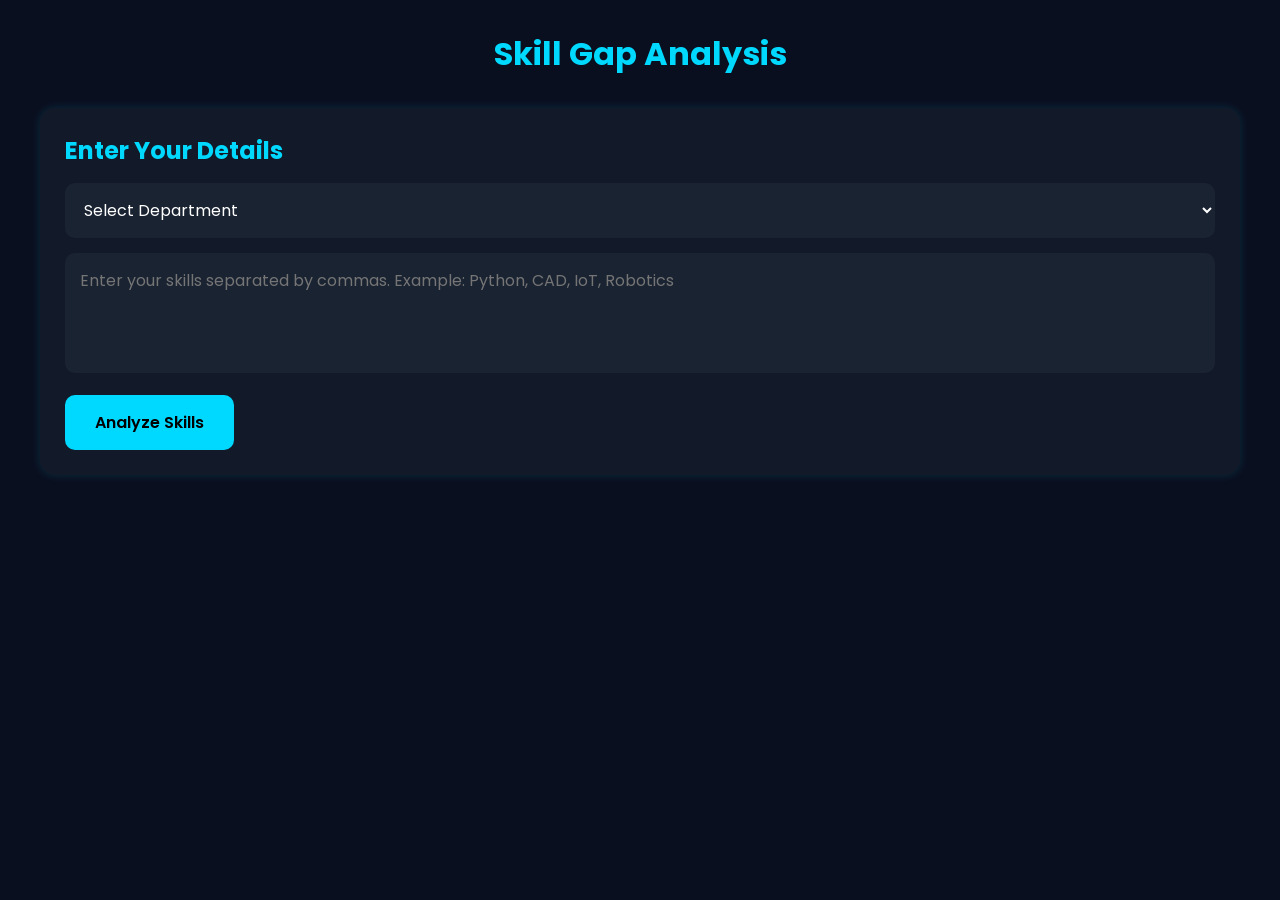
<file: analytics.html>
<!DOCTYPE html>
<html lang="en">
<head>
<meta charset="UTF-8">
<meta name="viewport" content="width=device-width, initial-scale=1.0">
<title>SkillSync AI - Analytics</title>

<link href="https://fonts.googleapis.com/css2?family=Poppins:wght@300;400;500;600;700&display=swap" rel="stylesheet">

<style>

*{
margin:0;
padding:0;
box-sizing:border-box;
font-family:'Poppins',sans-serif;
}

body{
background:#0A0F1F;
color:white;
padding:30px;
}

.container{
max-width:1200px;
margin:auto;
}

h1{
text-align:center;
color:#00D9FF;
margin-bottom:30px;
}

.card{
background:#121A2A;
padding:25px;
border-radius:15px;
margin-bottom:20px;
box-shadow:0 0 10px rgba(0,217,255,0.15);
}

.card h2{
color:#00D9FF;
margin-bottom:15px;
}

select,
textarea{
width:100%;
padding:15px;
border:none;
border-radius:10px;
background:#1A2332;
color:white;
font-size:16px;
margin-bottom:15px;
}

textarea{
height:120px;
resize:none;
}

button{
background:#00D9FF;
color:black;
border:none;
padding:15px 30px;
border-radius:10px;
font-size:16px;
font-weight:600;
cursor:pointer;
}

button:hover{
opacity:0.9;
}

.grid{
display:grid;
grid-template-columns:1fr 1fr;
gap:20px;
}

ul{
padding-left:20px;
}

li{
margin-bottom:8px;
}

.percentage{
font-size:60px;
font-weight:bold;
text-align:center;
color:#00D9FF;
}

.match{
color:#00ff88;
}

.missing{
color:#ff5b5b;
}

.ready{
color:#00ff88;
font-size:22px;
font-weight:bold;
text-align:center;
}

.medium{
color:#ffcc00;
font-size:22px;
font-weight:bold;
text-align:center;
}

.low{
color:#ff5b5b;
font-size:22px;
font-weight:bold;
text-align:center;
}

@media(max-width:768px){
.grid{
grid-template-columns:1fr;
}
}

</style>
</head>

<body>

<div class="container">

<h1>Skill Gap Analysis</h1>

<div class="card">

<h2>Enter Your Details</h2>

<select id="department">
<option value="">Select Department</option>
<option>Mechatronics Engineering</option>
<option>Computer Science Engineering</option>
<option>Information Technology</option>
<option>Artificial Intelligence & Data Science</option>
<option>Artificial Intelligence & Machine Learning</option>
<option>Electronics & Communication Engineering</option>
<option>Electrical & Electronics Engineering</option>
<option>Mechanical Engineering</option>
<option>Civil Engineering</option>
<option>Automobile Engineering</option>
<option>Biomedical Engineering</option>
<option>Aeronautical Engineering</option>
<option>Aerospace Engineering</option>
<option>Chemical Engineering</option>
<option>Robotics & Automation</option>
</select>

<textarea
id="studentSkills"
placeholder="Enter your skills separated by commas. Example: Python, CAD, IoT, Robotics">
</textarea>

<button onclick="analyzeSkills()">
Analyze Skills
</button>

</div>

<div id="resultSection" style="display:none;">

<div class="card">
<h2>Skill Match Percentage</h2>
<div id="percentage" class="percentage"></div>
</div>

<div class="grid">

<div class="card">
<h2>Industry Required Skills</h2>
<ul id="industrySkills"></ul>
</div>

<div class="card">
<h2>Matched Skills</h2>
<ul id="matchedSkills"></ul>
</div>

</div>

<div class="card">
<h2>Missing Skills</h2>
<ul id="missingSkills"></ul>
</div>

<div class="card">
<h2>Industry Readiness</h2>
<div id="readiness"></div>
</div>

<div class="card">
<h2>Recommended Skills To Learn</h2>
<ul id="recommendations"></ul>
</div>

<div class="card">
<h2>Suggested Career Roles</h2>
<ul id="careers"></ul>
</div>

</div>

</div>

<script>

const industryRequirements = {

"Mechatronics Engineering":{
skills:["python","cad","matlab","plc","robotics","iot","embedded systems"],
careers:["Robotics Engineer","Automation Engineer","IoT Engineer","Embedded Engineer"]
},

"Computer Science Engineering":{
skills:["python","java","c++","dbms","data structures","web development"],
careers:["Software Developer","Full Stack Developer","Backend Developer"]
},

"Information Technology":{
skills:["networking","sql","cloud computing","cyber security","python"],
careers:["Cloud Engineer","Cyber Security Analyst","System Administrator"]
},

"Artificial Intelligence & Data Science":{
skills:["python","machine learning","deep learning","sql","power bi"],
careers:["Data Scientist","ML Engineer","Data Analyst"]
},

"Artificial Intelligence & Machine Learning":{
skills:["python","machine learning","deep learning","tensorflow","computer vision"],
careers:["AI Engineer","ML Engineer","Computer Vision Engineer"]
},

"Electronics & Communication Engineering":{
skills:["embedded systems","iot","vlsi","pcb design","microcontrollers"],
careers:["Embedded Engineer","VLSI Engineer","IoT Engineer"]
},

"Electrical & Electronics Engineering":{
skills:["plc","scada","control systems","power electronics","matlab"],
careers:["Automation Engineer","Control Engineer","Electrical Design Engineer"]
},

"Mechanical Engineering":{
skills:["cad","solidworks","ansys","automation","cnc"],
careers:["Design Engineer","Production Engineer","Automation Engineer"]
},

"Civil Engineering":{
skills:["autocad","staad pro","surveying","construction management"],
careers:["Site Engineer","Structural Engineer","Project Engineer"]
},

"Automobile Engineering":{
skills:["cad","electric vehicles","vehicle dynamics","engine systems"],
careers:["Automobile Engineer","EV Engineer","Vehicle Design Engineer"]
},

"Biomedical Engineering":{
skills:["medical instrumentation","embedded systems","signal processing"],
careers:["Biomedical Engineer","Medical Device Engineer"]
},

"Aeronautical Engineering":{
skills:["aerodynamics","cad","ansys","propulsion systems"],
careers:["Aircraft Design Engineer","Aerodynamics Engineer"]
},

"Aerospace Engineering":{
skills:["matlab","cad","control systems","space technology"],
careers:["Aerospace Engineer","Control Systems Engineer"]
},

"Chemical Engineering":{
skills:["process control","thermodynamics","safety engineering"],
careers:["Process Engineer","Plant Engineer"]
},

"Robotics & Automation":{
skills:["robotics","ros","python","plc","iot"],
careers:["Robotics Engineer","Automation Engineer","ROS Developer"]
}

};

function analyzeSkills(){

document.getElementById("industrySkills").innerHTML="";
document.getElementById("matchedSkills").innerHTML="";
document.getElementById("missingSkills").innerHTML="";
document.getElementById("recommendations").innerHTML="";
document.getElementById("careers").innerHTML="";

let department=document.getElementById("department").value;

let studentSkills=document.getElementById("studentSkills")
.value
.toLowerCase()
.split(",")
.map(skill=>skill.trim());

if(department===""){
alert("Please select a department");
return;
}

const deptData=industryRequirements[department];

let matched=[];
let missing=[];

deptData.skills.forEach(skill=>{

document.getElementById("industrySkills").innerHTML +=
`<li>${skill}</li>`;

if(studentSkills.includes(skill)){

matched.push(skill);

document.getElementById("matchedSkills").innerHTML +=
`<li class="match">✓ ${skill}</li>`;

}else{

missing.push(skill);

document.getElementById("missingSkills").innerHTML +=
`<li class="missing">✗ ${skill}</li>`;

document.getElementById("recommendations").innerHTML +=
`<li>Learn ${skill}</li>`;
}

});

let percentage=Math.round(
(matched.length/deptData.skills.length)*100
);

document.getElementById("percentage").innerHTML=
percentage+"%";

if(percentage>=80){

document.getElementById("readiness").innerHTML=
'<div class="ready">Industry Ready</div>';

}
else if(percentage>=50){

document.getElementById("readiness").innerHTML=
'<div class="medium">Moderately Ready</div>';

}
else{

document.getElementById("readiness").innerHTML=
'<div class="low">Needs Skill Development</div>';

}

deptData.careers.forEach(role=>{

document.getElementById("careers").innerHTML+=
`<li>${role}</li>`;

});

document.getElementById("resultSection").style.display="block";

}

</script>

</body>
</html>
</file>
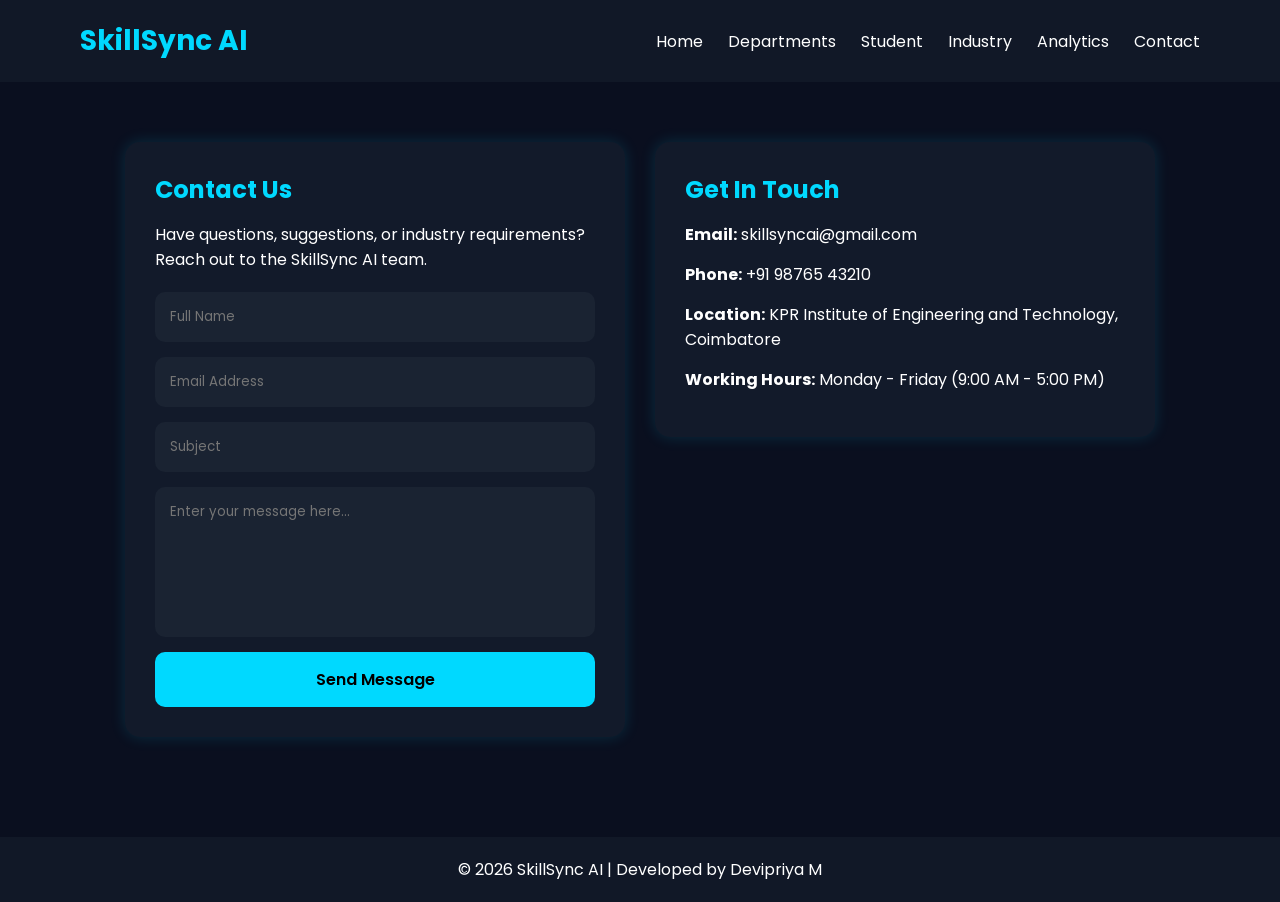
<file: contact.html>
<!DOCTYPE html>
<html lang="en">
<head>
<meta charset="UTF-8">
<meta name="viewport" content="width=device-width, initial-scale=1.0">
<title>Contact Us - SkillSync AI</title>

<link rel="stylesheet" href="contact.css">

<link href="https://fonts.googleapis.com/css2?family=Poppins:wght@300;400;500;600;700&display=swap" rel="stylesheet">
</head>

<body>

<nav>
    <div class="logo">SkillSync AI</div>

    <ul>
        <li><a href="index.html">Home</a></li>
        <li><a href="departments.html">Departments</a></li>
        <li><a href="student.html">Student</a></li>
        <li><a href="industry.html">Industry</a></li>
        <li><a href="analytics.html">Analytics</a></li>
        <li><a href="contact.html">Contact</a></li>
    </ul>
</nav>

<section class="contact-container">

    <div class="contact-box">

        <h1>Contact Us</h1>

        <p>
            Have questions, suggestions, or industry requirements?
            Reach out to the SkillSync AI team.
        </p>

        <form>

            <input type="text" placeholder="Full Name" required>

            <input type="email" placeholder="Email Address" required>

            <input type="text" placeholder="Subject" required>

            <textarea placeholder="Enter your message here..." required></textarea>

            <button type="submit">Send Message</button>

        </form>

    </div>

    <div class="info-box">

        <h2>Get In Touch</h2>

        <p><strong>Email:</strong> skillsyncai@gmail.com</p>

        <p><strong>Phone:</strong> +91 98765 43210</p>

        <p><strong>Location:</strong> KPR Institute of Engineering and Technology, Coimbatore</p>

        <p><strong>Working Hours:</strong> Monday - Friday (9:00 AM - 5:00 PM)</p>

    </div>

</section>

<footer>
    <p>© 2026 SkillSync AI | Developed by Devipriya M</p>
</footer>

</body>
</html>
</file>
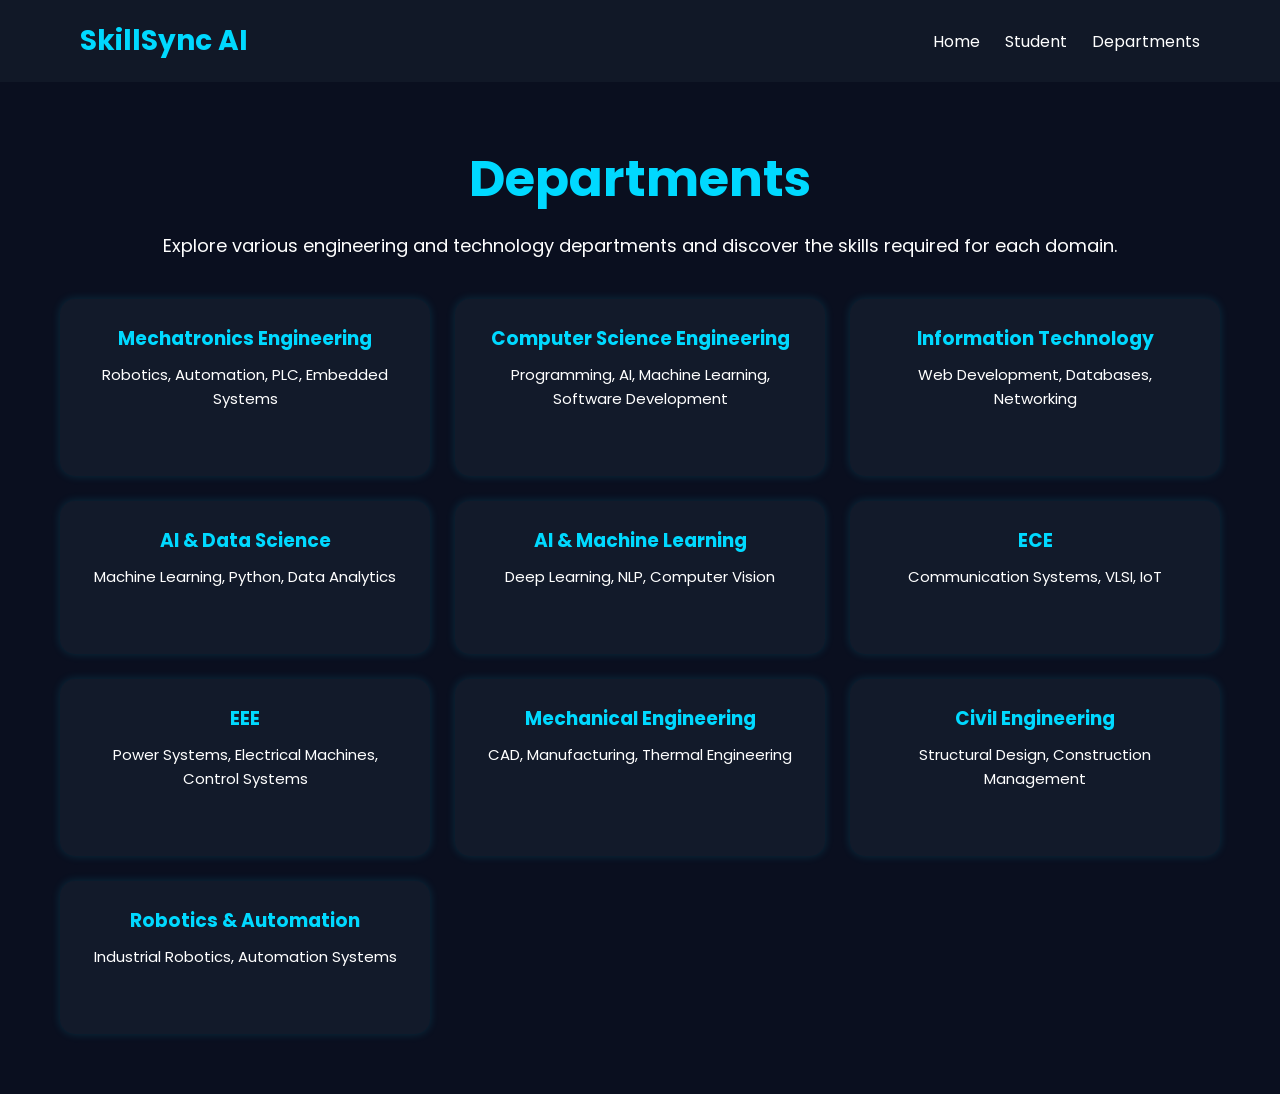
<file: department.html>
<!DOCTYPE html>
<html lang="en">
<head>
    <meta charset="UTF-8">
    <meta name="viewport" content="width=device-width, initial-scale=1.0">
    <title>Departments - SkillSync AI</title>

    <link rel="stylesheet" href="department.css">

    <link href="https://fonts.googleapis.com/css2?family=Poppins:wght@300;400;500;600;700&display=swap" rel="stylesheet">
</head>

<body>

<nav>
    <div class="logo">SkillSync AI</div>

    <ul>
        <li><a href="index.html">Home</a></li>
        <li><a href="student.html">Student</a></li>
        <li><a href="departments.html">Departments</a></li>
    </ul>
</nav>

<section class="department-section">

    <h1>Departments</h1>

    <p>
        Explore various engineering and technology departments and discover
        the skills required for each domain.
    </p>

    <div class="department-container">

        <div class="department-card">
            <h3>Mechatronics Engineering</h3>
            <p>Robotics, Automation, PLC, Embedded Systems</p>
        </div>

        <div class="department-card">
            <h3>Computer Science Engineering</h3>
            <p>Programming, AI, Machine Learning, Software Development</p>
        </div>

        <div class="department-card">
            <h3>Information Technology</h3>
            <p>Web Development, Databases, Networking</p>
        </div>

        <div class="department-card">
            <h3>AI & Data Science</h3>
            <p>Machine Learning, Python, Data Analytics</p>
        </div>

        <div class="department-card">
            <h3>AI & Machine Learning</h3>
            <p>Deep Learning, NLP, Computer Vision</p>
        </div>

        <div class="department-card">
            <h3>ECE</h3>
            <p>Communication Systems, VLSI, IoT</p>
        </div>

        <div class="department-card">
            <h3>EEE</h3>
            <p>Power Systems, Electrical Machines, Control Systems</p>
        </div>

        <div class="department-card">
            <h3>Mechanical Engineering</h3>
            <p>CAD, Manufacturing, Thermal Engineering</p>
        </div>

        <div class="department-card">
            <h3>Civil Engineering</h3>
            <p>Structural Design, Construction Management</p>
        </div>

        <div class="department-card">
            <h3>Robotics & Automation</h3>
            <p>Industrial Robotics, Automation Systems</p>
        </div>

    </div>

</section>

</body>
</html>
</file>
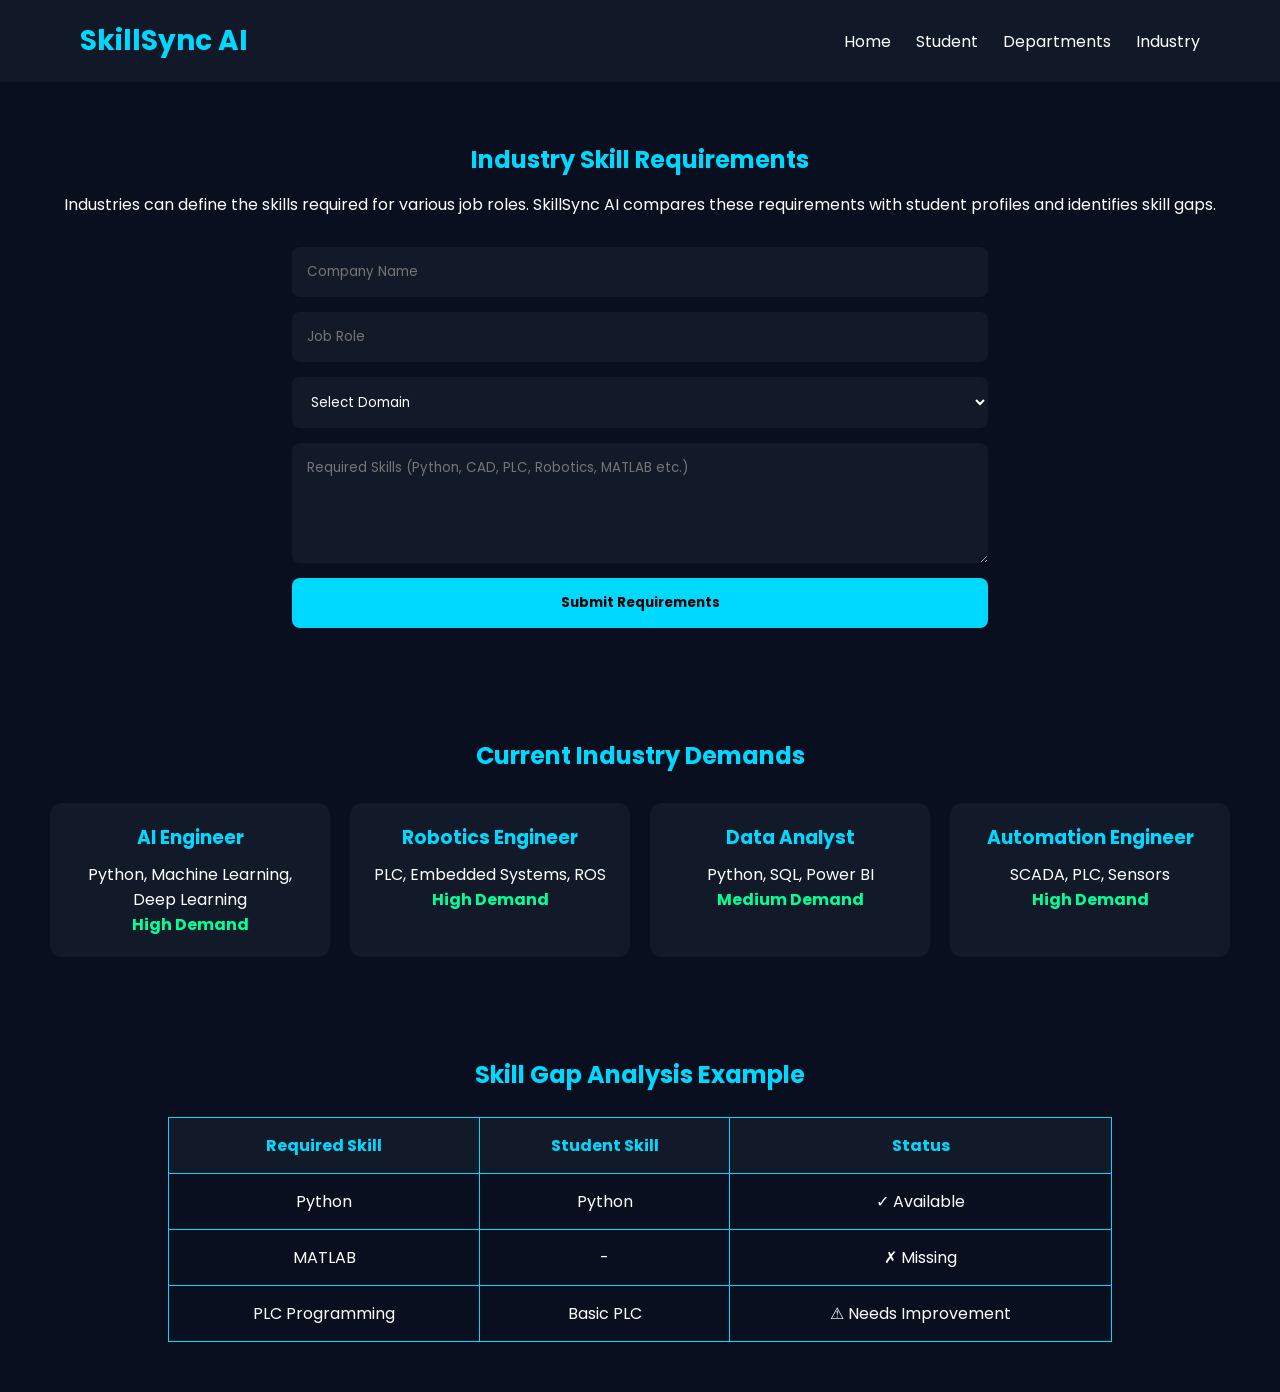
<file: industry.html>
<!DOCTYPE html>
<html lang="en">
<head>
    <meta charset="UTF-8">
    <meta name="viewport" content="width=device-width, initial-scale=1.0">
    <title>Industry Requirements - SkillSync AI</title>

    <link rel="stylesheet" href="industry.css">

    <link href="https://fonts.googleapis.com/css2?family=Poppins:wght@300;400;500;600;700&display=swap" rel="stylesheet">
</head>

<body>

<nav>
    <div class="logo">SkillSync AI</div>

    <ul>
        <li><a href="index.html">Home</a></li>
        <li><a href="student.html">Student</a></li>
        <li><a href="departments.html">Departments</a></li>
        <li><a href="industry.html">Industry</a></li>
    </ul>
</nav>

<section class="industry-section">

    <h1>Industry Skill Requirements</h1>

    <p>
        Industries can define the skills required for various job roles.
        SkillSync AI compares these requirements with student profiles
        and identifies skill gaps.
    </p>

    <div class="industry-form">

        <input type="text" placeholder="Company Name">

        <input type="text" placeholder="Job Role">

        <select>
            <option>Select Domain</option>
            <option>Artificial Intelligence</option>
            <option>Data Science</option>
            <option>Mechatronics</option>
            <option>Robotics</option>
            <option>IoT</option>
            <option>Software Development</option>
        </select>

        <textarea placeholder="Required Skills (Python, CAD, PLC, Robotics, MATLAB etc.)"></textarea>

        <button>Submit Requirements</button>

    </div>

</section>

<section class="skill-demand">

    <h2>Current Industry Demands</h2>

    <div class="cards">

        <div class="card">
            <h3>AI Engineer</h3>
            <p>Python, Machine Learning, Deep Learning</p>
            <span>High Demand</span>
        </div>

        <div class="card">
            <h3>Robotics Engineer</h3>
            <p>PLC, Embedded Systems, ROS</p>
            <span>High Demand</span>
        </div>

        <div class="card">
            <h3>Data Analyst</h3>
            <p>Python, SQL, Power BI</p>
            <span>Medium Demand</span>
        </div>

        <div class="card">
            <h3>Automation Engineer</h3>
            <p>SCADA, PLC, Sensors</p>
            <span>High Demand</span>
        </div>

    </div>

</section>

<section class="comparison">

    <h2>Skill Gap Analysis Example</h2>

    <table>
        <tr>
            <th>Required Skill</th>
            <th>Student Skill</th>
            <th>Status</th>
        </tr>

        <tr>
            <td>Python</td>
            <td>Python</td>
            <td>✓ Available</td>
        </tr>

        <tr>
            <td>MATLAB</td>
            <td>-</td>
            <td>✗ Missing</td>
        </tr>

        <tr>
            <td>PLC Programming</td>
            <td>Basic PLC</td>
            <td>⚠ Needs Improvement</td>
        </tr>

    </table>

</section>

</body>
</html>
</file>
<file: contact.css>
*{
    margin:0;
    padding:0;
    box-sizing:border-box;
    font-family:'Poppins',sans-serif;
}

body{
    background:#0A0F1F;
    color:white;
}

nav{
    display:flex;
    justify-content:space-between;
    align-items:center;
    padding:20px 80px;
    background:#111827;
}

.logo{
    font-size:28px;
    font-weight:700;
    color:#00D9FF;
}

nav ul{
    display:flex;
    list-style:none;
    gap:25px;
}

nav ul li a{
    text-decoration:none;
    color:white;
}

.contact-container{
    display:flex;
    justify-content:center;
    align-items:flex-start;
    gap:30px;
    padding:60px;
    flex-wrap:wrap;
}

.contact-box,
.info-box{
    background:#121A2A;
    padding:30px;
    border-radius:15px;
    width:500px;
    box-shadow:0 0 15px rgba(0,217,255,0.15);
}

.contact-box h1,
.info-box h2{
    color:#00D9FF;
    margin-bottom:15px;
}

.contact-box p{
    margin-bottom:20px;
}

form{
    display:flex;
    flex-direction:column;
    gap:15px;
}

input,
textarea{
    padding:15px;
    border:none;
    border-radius:10px;
    background:#1A2332;
    color:white;
}

textarea{
    height:150px;
    resize:none;
}

button{
    background:#00D9FF;
    color:black;
    border:none;
    padding:15px;
    border-radius:10px;
    font-size:16px;
    font-weight:600;
    cursor:pointer;
}

button:hover{
    opacity:0.9;
}

.info-box p{
    margin-bottom:15px;
}

footer{
    text-align:center;
    padding:20px;
    background:#111827;
    margin-top:40px;
}

@media(max-width:768px){

    nav{
        flex-direction:column;
        gap:15px;
    }

    nav ul{
        flex-wrap:wrap;
        justify-content:center;
    }

    .contact-box,
    .info-box{
        width:100%;
    }
}
</file>
<file: department.css>
*{
    margin:0;
    padding:0;
    box-sizing:border-box;
    font-family:'Poppins',sans-serif;
}

body{
    background:#0A0F1F;
    color:white;
}

nav{
    display:flex;
    justify-content:space-between;
    align-items:center;
    padding:20px 80px;
    background:#111827;
}

.logo{
    color:#00D9FF;
    font-size:28px;
    font-weight:700;
}

nav ul{
    display:flex;
    list-style:none;
    gap:25px;
}

nav ul li a{
    text-decoration:none;
    color:white;
}

nav ul li a:hover{
    color:#00D9FF;
}

.department-section{
    padding:60px;
    text-align:center;
}

.department-section h1{
    font-size:50px;
    color:#00D9FF;
    margin-bottom:15px;
}

.department-section p{
    margin-bottom:40px;
    font-size:18px;
}

.department-container{
    display:grid;
    grid-template-columns:repeat(auto-fit,minmax(280px,1fr));
    gap:25px;
}

.department-card{
    background:#121A2A;
    padding:25px;
    border-radius:15px;
    transition:0.3s;
    box-shadow:0 0 10px rgba(0,217,255,0.15);
}

.department-card:hover{
    transform:translateY(-8px);
    box-shadow:0 0 20px rgba(0,217,255,0.5);
}

.department-card h3{
    color:#00D9FF;
    margin-bottom:10px;
}

.department-card p{
    font-size:15px;
    line-height:1.6;
}
</file>
<file: industry.css>
*{
    margin:0;
    padding:0;
    box-sizing:border-box;
    font-family:'Poppins',sans-serif;
}

body{
    background:#0A0F1F;
    color:white;
}

nav{
    display:flex;
    justify-content:space-between;
    align-items:center;
    padding:20px 80px;
    background:#111827;
}

.logo{
    color:#00D9FF;
    font-size:28px;
    font-weight:700;
}

nav ul{
    display:flex;
    list-style:none;
    gap:25px;
}

nav ul li a{
    text-decoration:none;
    color:white;
}

.industry-section{
    text-align:center;
    padding:60px;
}

.industry-section h1{
    color:#00D9FF;
    margin-bottom:15px;
}

.industry-section p{
    margin-bottom:30px;
}

.industry-form{
    width:60%;
    margin:auto;
    display:flex;
    flex-direction:column;
    gap:15px;
}

.industry-form input,
.industry-form select,
.industry-form textarea{
    padding:15px;
    border:none;
    border-radius:8px;
    background:#121A2A;
    color:white;
}

.industry-form textarea{
    height:120px;
}

button{
    padding:15px;
    background:#00D9FF;
    border:none;
    border-radius:8px;
    font-weight:bold;
    cursor:pointer;
}

.skill-demand{
    padding:50px;
    text-align:center;
}

.skill-demand h2{
    color:#00D9FF;
    margin-bottom:30px;
}

.cards{
    display:grid;
    grid-template-columns:repeat(auto-fit,minmax(250px,1fr));
    gap:20px;
}

.card{
    background:#121A2A;
    padding:20px;
    border-radius:12px;
}

.card h3{
    color:#00D9FF;
    margin-bottom:10px;
}

.card span{
    color:#00ff99;
    font-weight:bold;
}

.comparison{
    padding:50px;
    text-align:center;
}

.comparison h2{
    color:#00D9FF;
    margin-bottom:25px;
}

table{
    width:80%;
    margin:auto;
    border-collapse:collapse;
}

table th,
table td{
    border:1px solid #00D9FF;
    padding:15px;
}

table th{
    background:#121A2A;
    color:#00D9FF;
}
</file>
